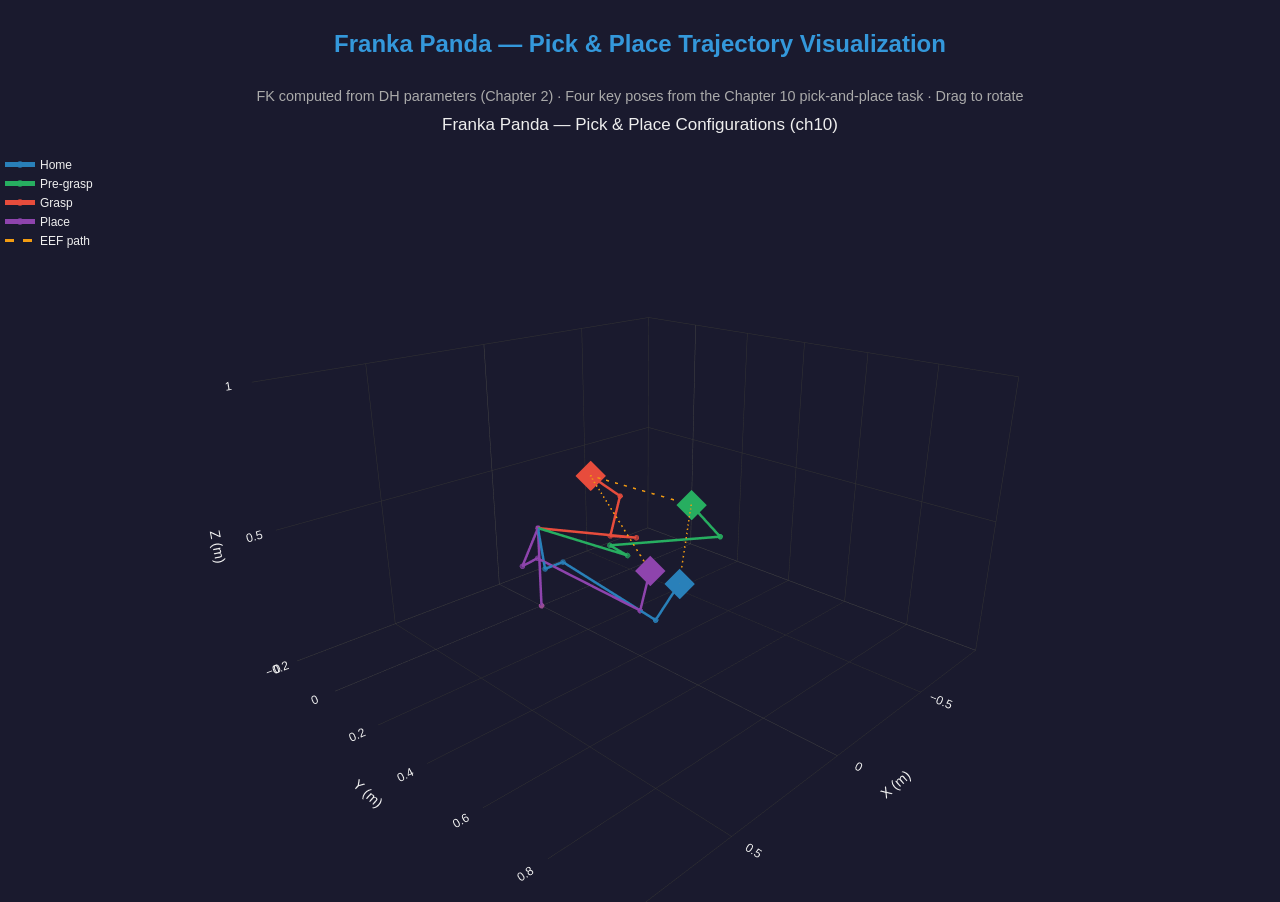
<file: panda_viz.html>
<!DOCTYPE html><html><head><meta charset="UTF-8">
<title>Panda FK Visualization</title>
<script src="https://cdn.plot.ly/plotly-latest.min.js"></script>
<style>body{margin:0;background:#1a1a2e;color:#eee;font-family:sans-serif}
h2{text-align:center;padding:10px;color:#3498db}
p{text-align:center;color:#aaa;font-size:0.9em;margin:0 0 6px}</style>
</head><body>
<h2>Franka Panda — Pick &amp; Place Trajectory Visualization</h2>
<p>FK computed from DH parameters (Chapter 2) · Four key poses from the Chapter 10 pick-and-place task · Drag to rotate</p>
<div id="plot" style="width:100%;height:88vh"></div>
<script>
var traces = [{"type": "scatter3d", "x": [0.0, 0.0, 0.0, 0.223445742854949, 0.14094574285494899, 0.2234457428549489, 0.2234457428549489, 0.1164457428549489], "y": [0.0, 0.0, 0.0, 0.22344574285494903, 0.22344574285494903, 0.607445742854949, 0.607445742854949, 0.607445742854949], "z": [0.0, 0.333, 0.333, 0.333, 0.333, 0.333, 0.333, 0.42100000000000004], "mode": "lines+markers", "name": "Home", "line": {"color": "#2980b9", "width": 5}, "marker": {"size": [6, 6, 6, 6, 6, 6, 6, 6], "color": ["#2980b9", "#2980b9", "#2980b9", "#2980b9", "#2980b9", "#2980b9", "#2980b9", "#2980b9"]}}, {"type": "scatter3d", "x": [0.1164457428549489], "y": [0.607445742854949], "z": [0.42100000000000004], "mode": "markers", "showlegend": false, "marker": {"symbol": "diamond", "size": 10, "color": "#2980b9"}, "hovertext": ["Home EEF"]}, {"type": "scatter3d", "x": [0.0, 0.0, 0.0, -0.06277950853123934, -0.08152368134341903, -0.43673699878846634, -0.43673699878846634, -0.43673699878846634], "y": [0.0, 0.0, 0.0, 0.3097010385978324, 0.22935860905038127, 0.39694664295997784, 0.39694664295997784, 0.28994664295997785], "z": [0.0, 0.333, 0.333, 0.333, 0.333, 0.333, 0.333, 0.42100000000000004], "mode": "lines+markers", "name": "Pre-grasp", "line": {"color": "#27ae60", "width": 5}, "marker": {"size": [6, 6, 6, 6, 6, 6, 6, 6], "color": ["#27ae60", "#27ae60", "#27ae60", "#27ae60", "#27ae60", "#27ae60", "#27ae60", "#27ae60"]}}, {"type": "scatter3d", "x": [-0.43673699878846634], "y": [0.28994664295997785], "z": [0.42100000000000004], "mode": "markers", "showlegend": false, "marker": {"symbol": "diamond", "size": 10, "color": "#27ae60"}, "hovertext": ["Pre-grasp EEF"]}, {"type": "scatter3d", "x": [0.0, 0.0, 0.0, -0.20357278916711036, -0.14609448564596922, -0.47903752807252714, -0.47903752807252714, -0.39522154874238646], "y": [0.0, 0.0, 0.0, 0.24169013118189836, 0.18250825368268772, -0.02584524520741316, -0.02584524520741316, -0.09235751181237425], "z": [0.0, 0.333, 0.333, 0.333, 0.333, 0.333, 0.333, 0.42100000000000004], "mode": "lines+markers", "name": "Grasp", "line": {"color": "#e74c3c", "width": 5}, "marker": {"size": [6, 6, 6, 6, 6, 6, 6, 6], "color": ["#e74c3c", "#e74c3c", "#e74c3c", "#e74c3c", "#e74c3c", "#e74c3c", "#e74c3c", "#e74c3c"]}}, {"type": "scatter3d", "x": [-0.39522154874238646], "y": [-0.09235751181237425], "z": [0.42100000000000004], "mode": "markers", "showlegend": false, "marker": {"symbol": "diamond", "size": 10, "color": "#e74c3c"}, "hovertext": ["Grasp EEF"]}, {"type": "scatter3d", "x": [0.0, 0.0, 0.0, 0.2659048311992953, 0.18423045022975856, 0.2117147481043063, 0.2117147481043063, 0.11198656590581309], "y": [0.0, 0.0, 0.0, 0.17073552865433217, 0.15909312798939312, 0.5508926473489032, 0.5508926473489032, 0.5121203676198991], "z": [0.0, 0.333, 0.333, 0.333, 0.333, 0.333, 0.333, 0.42100000000000004], "mode": "lines+markers", "name": "Place", "line": {"color": "#8e44ad", "width": 5}, "marker": {"size": [6, 6, 6, 6, 6, 6, 6, 6], "color": ["#8e44ad", "#8e44ad", "#8e44ad", "#8e44ad", "#8e44ad", "#8e44ad", "#8e44ad", "#8e44ad"]}}, {"type": "scatter3d", "x": [0.11198656590581309], "y": [0.5121203676198991], "z": [0.42100000000000004], "mode": "markers", "showlegend": false, "marker": {"symbol": "diamond", "size": 10, "color": "#8e44ad"}, "hovertext": ["Place EEF"]}, {"type": "scatter3d", "x": [0.1164457428549489, -0.43673699878846634, -0.39522154874238646, 0.11198656590581309], "y": [0.607445742854949, 0.28994664295997785, -0.09235751181237425, 0.5121203676198991], "z": [0.42100000000000004, 0.42100000000000004, 0.42100000000000004, 0.42100000000000004], "mode": "lines", "name": "EEF path", "line": {"color": "#f39c12", "width": 3, "dash": "dash"}}];
var layout = {"title": "Franka Panda \u2014 Pick & Place Configurations (ch10)", "scene": {"xaxis": {"title": "X (m)", "range": [-0.9, 0.9]}, "yaxis": {"title": "Y (m)", "range": [-0.2, 1.0]}, "zaxis": {"title": "Z (m)", "range": [0, 1.0]}, "camera": {"eye": {"x": 1.4, "y": 1.4, "z": 0.8}}}, "legend": {"x": 0, "y": 1}, "margin": {"l": 0, "r": 0, "b": 0, "t": 40}};
layout.paper_bgcolor='#1a1a2e'; layout.plot_bgcolor='#1a1a2e';
layout.scene.xaxis.gridcolor='#333'; layout.scene.yaxis.gridcolor='#333'; layout.scene.zaxis.gridcolor='#333';
layout.font={color:'#eee'};
Plotly.newPlot('plot', traces, layout, {responsive:true});
</script></body></html>
</file>
